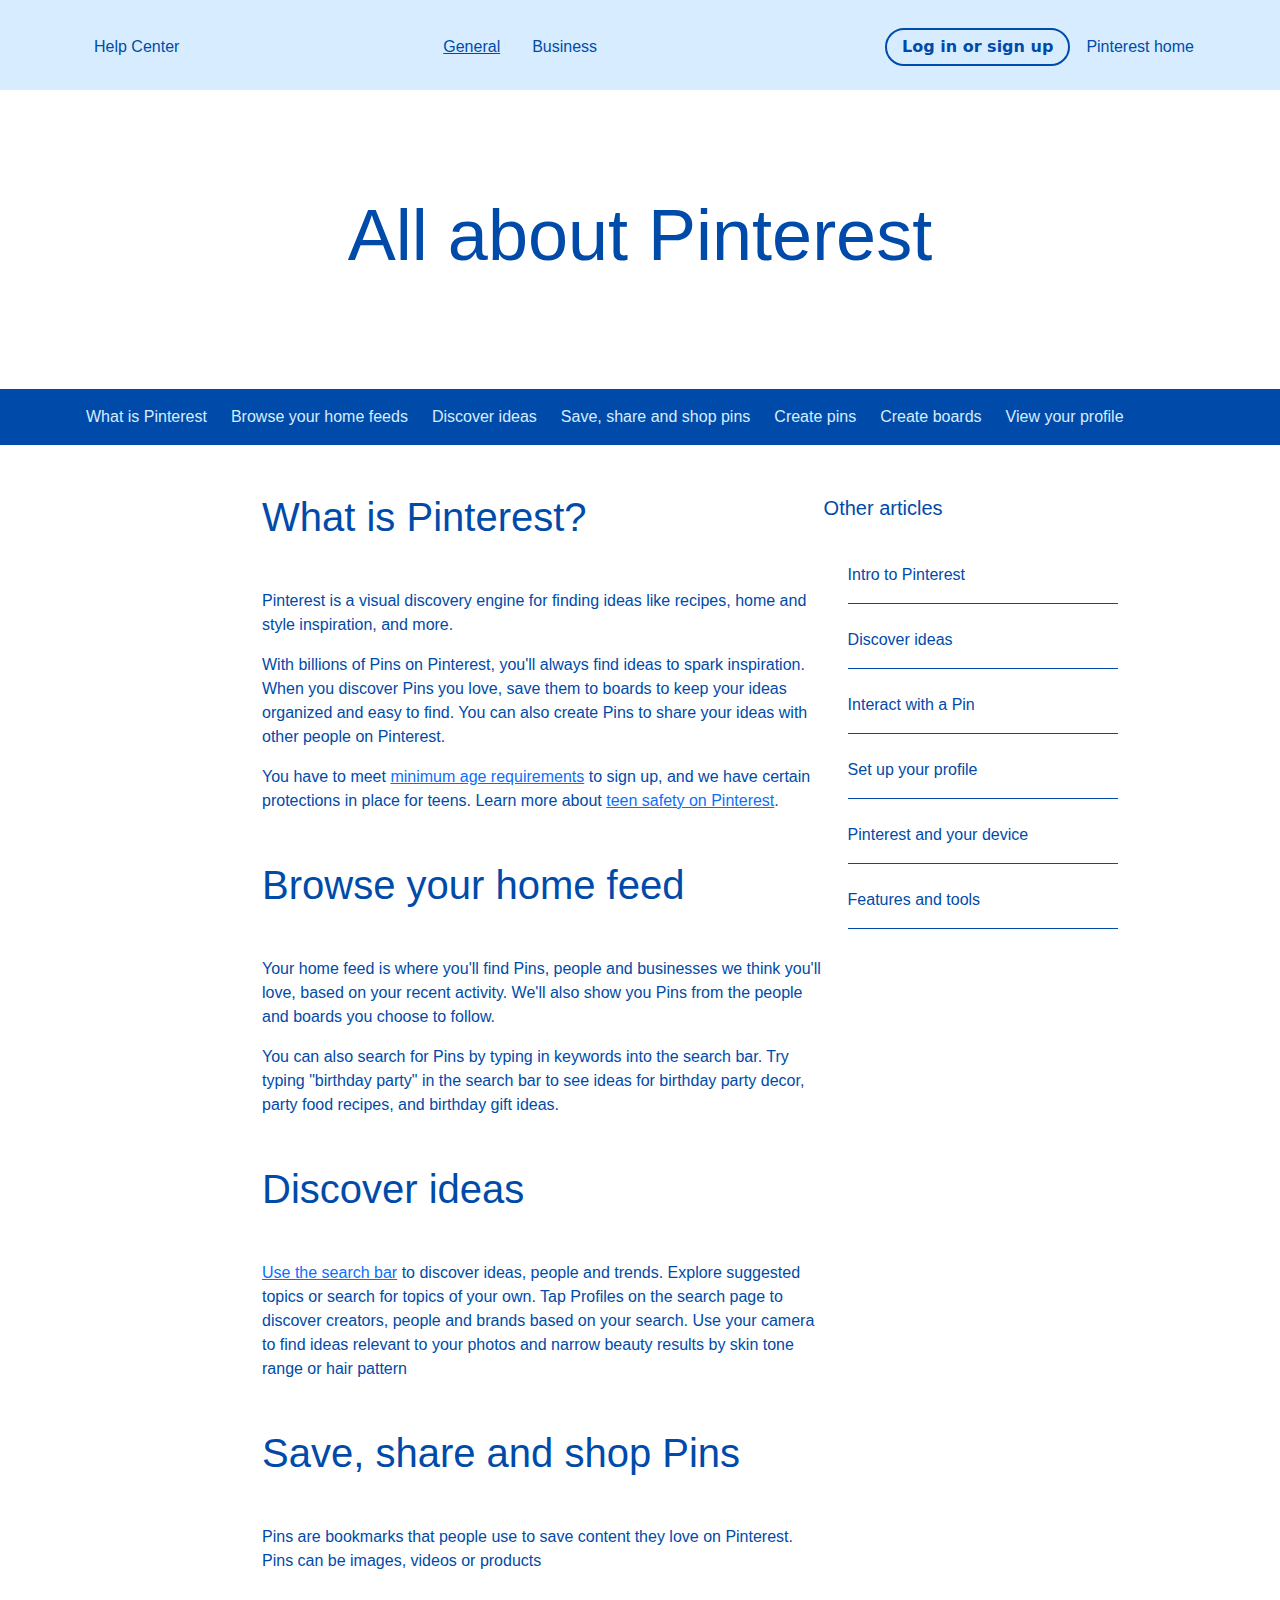
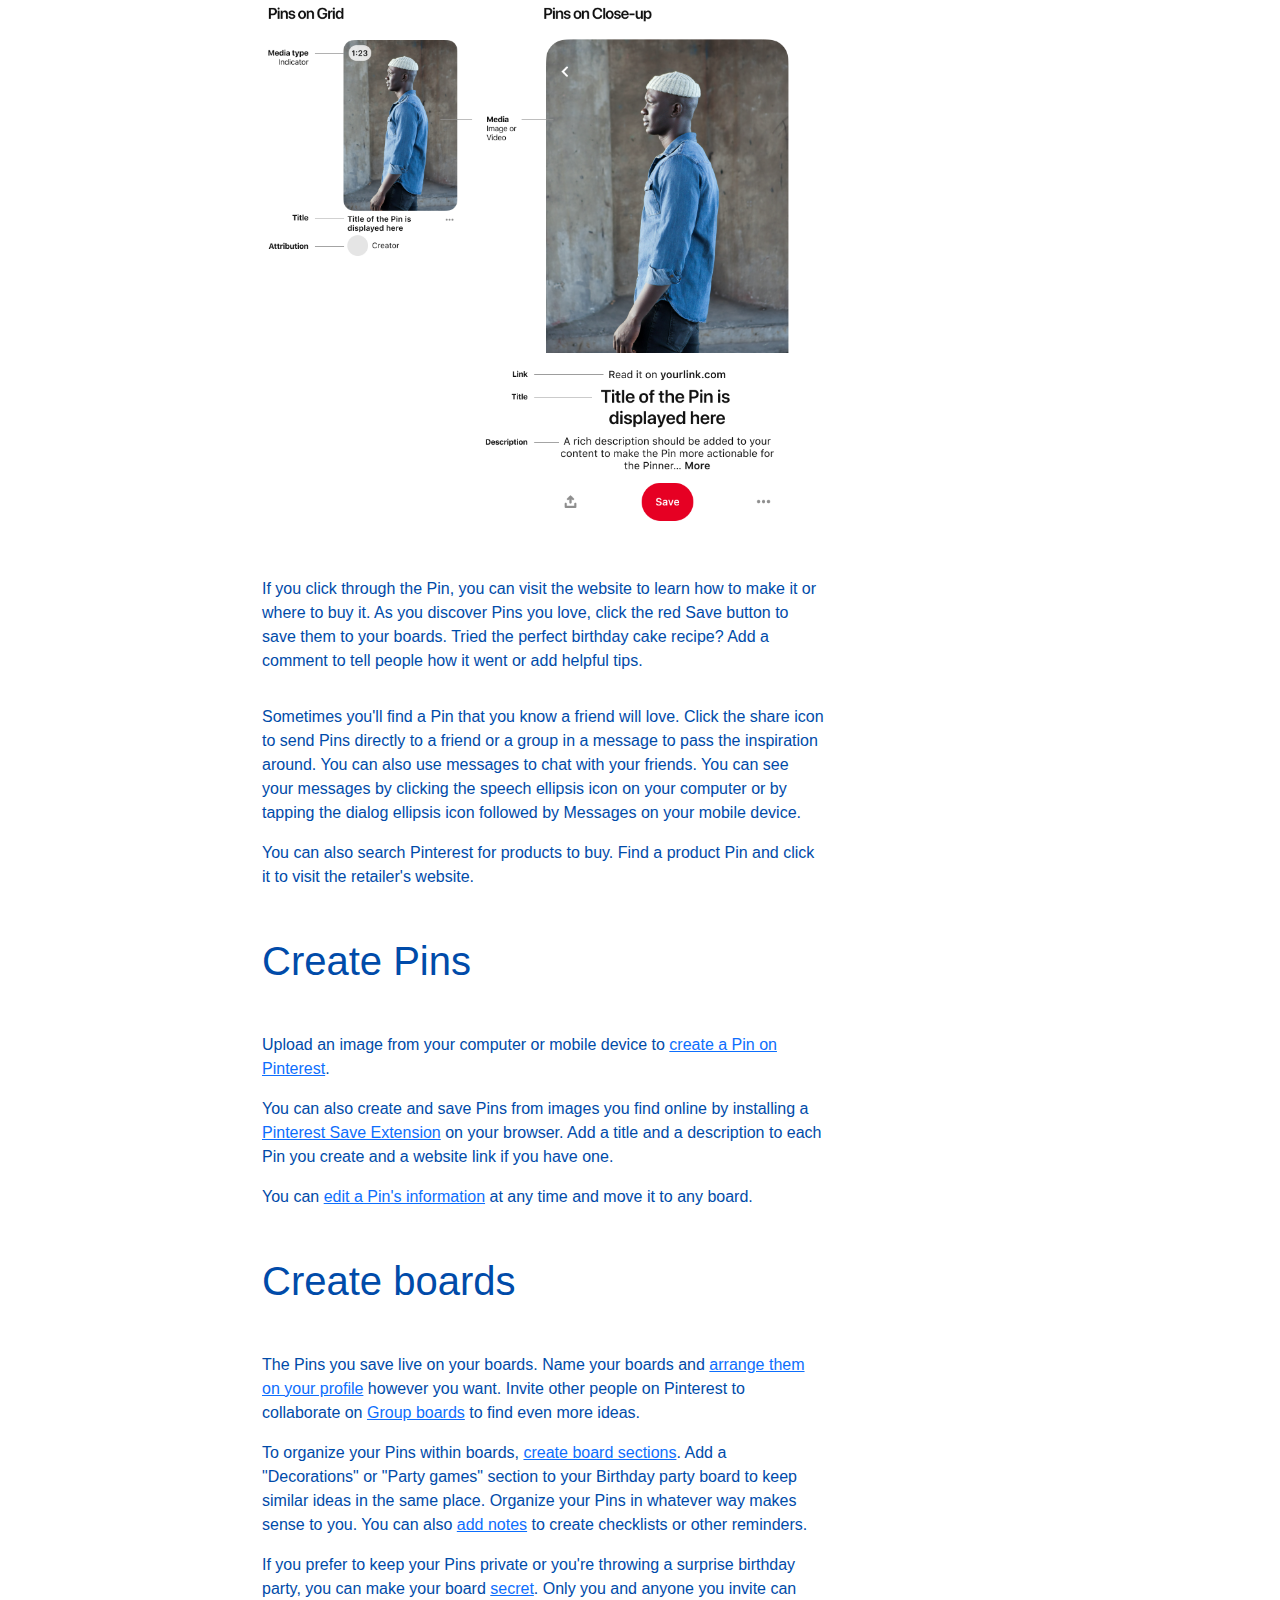
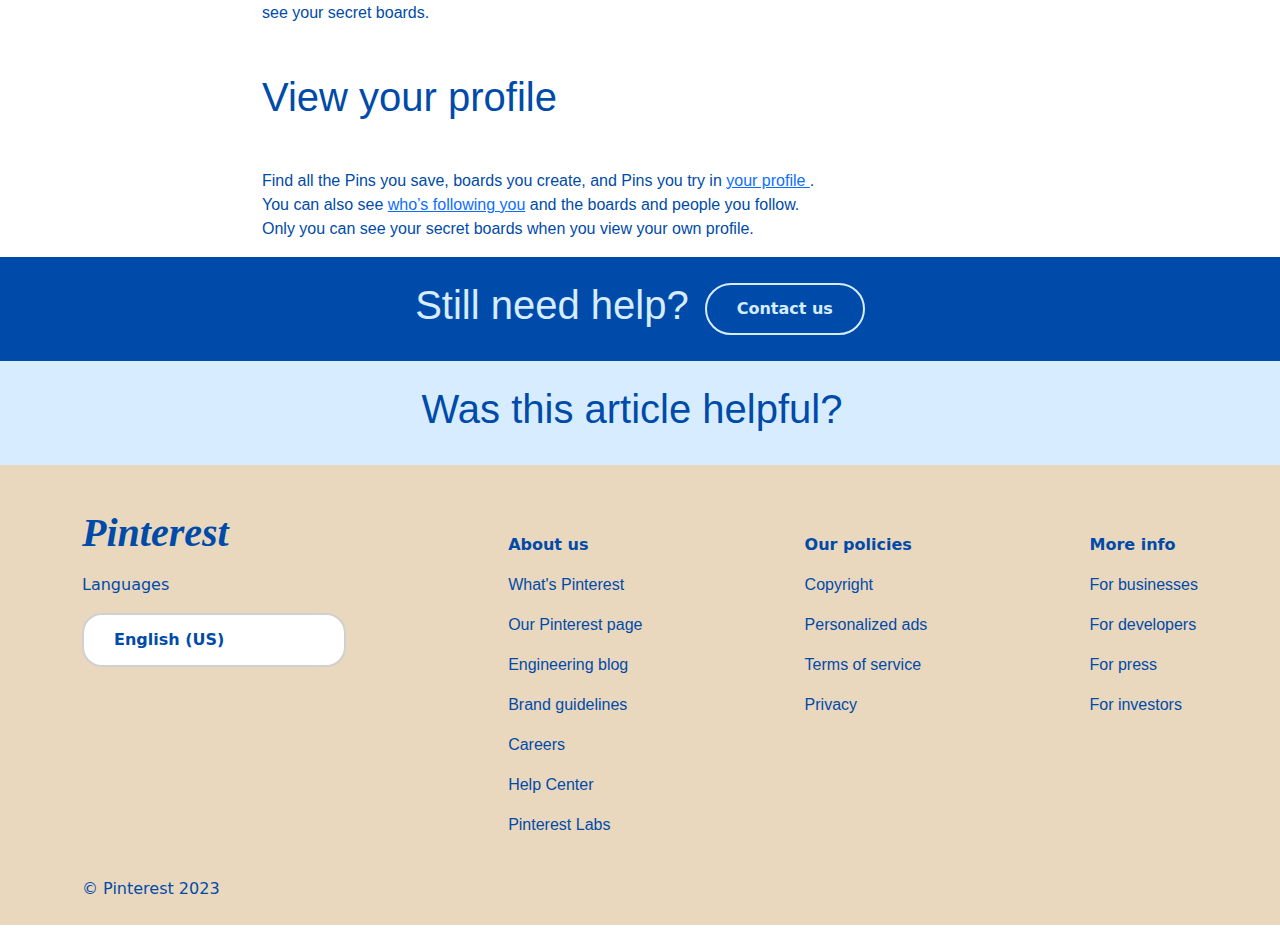
<file: PINTEREST/about.html>
<!DOCTYPE html>
<html lang="en">
<head>
    <meta charset="UTF-8">
    <meta http-equiv="X-UA-Compatible" content="IE=edge">
    <meta name="viewport" content="width=device-width, initial-scale=1.0">
    <title>AboutPinterest</title>
    <link rel="stylesheet" href="./bootstrap.min.css">
    <link rel="stylesheet" href="https://cdn.jsdelivr.net/npm/bootstrap-icons@1.10.2/font/bootstrap-icons.css" integrity="sha384-b6lVK+yci+bfDmaY1u0zE8YYJt0TZxLEAFyYSLHId4xoVvsrQu3INevFKo+Xir8e" crossorigin="anonymous">
    <link rel="stylesheet" href="./about.css">
    <link rel="stylesheet" href="./aboutmediaquery.css">
</head>
<body>
    <nav class="navbar">
    <div class="container mx-auto nav justify-content-between align-items-center p-3">
      <div class="d-flex align-items-center gap-2">
        <a href="#"><i class="bi bi-pinterest fs-4"></i></a>
        <a class="text-decoration-none" href="">Help Center</a>
      </div>
      <div class="d-flex gap-3">
            <a href="">
                <li class="homedrop">General
                    <div class="dropdown">
                        <a href="#">Get started</a>
                        <a href="">Manage account</a>
                        <a href="">Find and save</a>
                        <a href="">Create and edit</a>
                        <a href="">Connect, collaborate and share</a>
                        <a href="">Privacy,safety and legal</a>
                    </div>
                </li>
            </a>
            <a class="text-decoration-none" href="">
                <li class="homedrop">Business
                    <div class="dropdown">
                        <a href="#">Get started</a>
                        <a href="">Create content</a>
                        <a href="">Create a shop</a>
                        <a href="">Advertise</a>
                        <a href="">Track</a>
                        <a href="">Report</a>
                    </div>
                </li>
            </a>
      </div>
      <div class="d-flex align-items-center gap-3">
            <i style="color: #004ba9;" class="bi bi-search fs-4 me-4"></i>
                <button class="bttn">Log in or sign up</button>
                <a class="text-decoration-none pinteresthome" href="./index.html">Pinterest home</a>
            <i class="bi bi-list icon"></i>
      </div>
    </nav>
    <div class="mediaquerynav navbar align-items-center p-3">
        <div class="container mx-auto">
            <p>Intro to Pinterest</p>
            <i class="bi bi-plus fs-3"></i>

        </div>
    </div>

    <div class="text">
        <h1 class="d-flex justify-content-center align-items-center display-2">All about Pinterest</h1>
    </div>

    <header class="nav">
        <div class="container mx-auto d-flex align-items-center p-3 gap-4">
            <a href="">What is Pinterest</a>
            <a href="">Browse your home feeds</a>
            <a href="">Discover ideas</a>
            <a href="">Save, share and shop pins</a>
            <a href="">Create pins</a>
            <a href="">Create boards</a>
            <a href="">View your profile</a>
            <div class="linkdisplay">
                <p>What is Pinterest</p>
                <p>Browse your home feeds</p>
                <p>Discover ideas</p>
                <p>Save, share and shop pins</p>

            </div>
            <i class="bi bi-chevron-right  chevronR"></i>
            
           
        </div>
    </header>
    <div class="container  abt ">
        <div class="abtPin">
            <h3 class="my-5 H3 display-6">What is Pinterest?</h3>
            <p>Pinterest is a visual discovery engine for finding ideas like recipes, home and style inspiration, and more.</p>
            <p>With billions of Pins on Pinterest, you'll always find ideas to spark inspiration. When you discover Pins you love, save them to boards to keep your ideas organized and easy to find. You can also create Pins to share your ideas with other people on Pinterest.</p>
            <p>You have to meet <a href="">minimum age requirements</a> to sign up, and we have certain protections in place for teens. Learn more about <a href="">teen safety on Pinterest</a>.</p>
            <h3 class="my-5 H3 display-6">Browse your home feed</h3>
            <p>Your home feed is where you'll find Pins, people and businesses we think you'll love, based on your recent activity. We'll also show you Pins from the people and boards you choose to follow.</p>
            <p>You can also search for Pins by typing in keywords into the search bar. Try typing "birthday party" in the search bar to see ideas for birthday party decor, party food recipes, and birthday gift ideas.</p>
            <h3 class="my-5 H3 display-6">Discover ideas</h3>
            <p><a href="#">Use the search bar</a> to discover ideas, people and trends. Explore suggested topics or search for topics of your own. Tap Profiles on the search page to discover creators, people and brands based on your search. Use your camera to find ideas relevant to your photos and narrow beauty results by skin tone range or hair pattern</p>
            <h3 class="my-5 H3 display-6">Save, share and shop Pins</h3>
            <p>Pins are bookmarks that people use to save content they love on Pinterest. Pins can be images, videos or products</p>
            <img class="img-fluid" src="./pinterest images/US_UK Standard Pin Reps.png" alt="">
            <p class="pt-3">If you click through the Pin, you can visit the website to learn how to make it or where to buy it. As you discover Pins you love, click the red Save button to save them to your boards. Tried the perfect birthday cake recipe? Add a comment to tell people how it went or add helpful tips.</p>
            <p class="pt-3">Sometimes you'll find a Pin that you know a friend will love. Click the share icon to send Pins directly to a friend or a group in a message to pass the inspiration around. You can also use messages to chat with your friends. You can see your messages by clicking the speech ellipsis icon on your computer or by tapping  the dialog ellipsis icon followed by Messages on your mobile device.</p>
            <p>You can also search Pinterest for products to buy. Find a product Pin and click it to visit the retailer's website.</p>
            <h3 class="my-5 H3 display-6">Create Pins</h3>
            <p>Upload an image from your computer or mobile device to <a href="">create a Pin on Pinterest</a>.</p>
            <p>You can also create and save Pins from images you find online by installing a <a href="#">Pinterest Save Extension</a> on your browser. Add a title and a description to each Pin you create and a website link if you have one.</p>
            <p>You can <a href="#">edit a Pin's information</a> at any time and move it to any board.</p>
            <h3 class="my-5 H3 display-6">Create boards</h3>
            <p>The Pins you save live on your boards. Name your boards and <a href="#">arrange them on your profile</a> however you want. Invite other people on Pinterest to collaborate on <a href="#">Group boards</a> to find even more ideas.</p>
            <p>To organize your Pins within boards, <a href="#">create board sections</a>. Add a "Decorations" or "Party games" section to your Birthday party board to keep similar ideas in the same place. Organize your Pins in whatever way makes sense to you. You can also <a href="#">add notes</a> to create checklists or other reminders.</p>
            <p>If you prefer to keep your Pins private or you're throwing a surprise birthday party, you can make your board <a href="#">secret</a>. Only you and anyone you invite can see your secret boards.</p>
            <h3 class="my-5 H3 display-6">View your profile</h3>
            <p>Find all the Pins you save, boards you create, and Pins you try in <a href="#">your profile </a>. You can also see <a href="#">who’s following you</a> and the boards and people you follow. Only you can see your secret boards when you view your own profile.</p>
    </div>
    <div class="side2">
        <p class="mt-5 fs-5">Other articles</p>
        <div class="ps-4">
            <div class="d-flex justify-content-between">
                <p class="pt-4">Intro to Pinterest</p>
                <i class="bi bi-plus fs-3"></i>
            </div>
            <div class="d-flex justify-content-between">
                <p class="pt-4">Discover ideas</p>
                <i class="bi bi-plus fs-3"></i>
            </div>
            <div class="d-flex justify-content-between">
                <p class="pt-4">Interact with a Pin</p>
                <i class="bi bi-plus fs-3"></i>
            </div>
            <div class="d-flex justify-content-between">
                <p class="pt-4">Set up your profile</p>
                <i class="bi bi-plus fs-3"></i>
            </div>
            <div class="d-flex justify-content-between">
                <p class="pt-4">Pinterest and your device</p>
                <i class="bi bi-plus fs-3"></i>
            </div>
            <div class="d-flex justify-content-between">
                <p class="pt-4">Features and tools</p>
                <i class="bi bi-plus fs-3"></i>
            </div>
        </div>
    </div>
    </div>
    <div class="blue d-flex justify-content-center align-items-center gap-3 p-4">
        <h3 class="H3 display-6">Still need help?</h3>
        <button>Contact us</button>
    </div>
    <div class="bluelight d-flex justify-content-center align-items-center gap-3 p-4">
        <h3 class="H3 display-6">Was this article helpful?<h3>
        <i class="bi bi-emoji-smile"></i>
        <i class="bi bi-emoji-frown"></i>
    </div>
    <footer class="">
        <div class="container mx-auto">
            <div class="footerwrap d-flex justify-content-between">
                <div>
                    <p class="footerlogo H3 display-6">Pinterest</p>
                    <p>Languages</p>
                    <div class="input">
                        <input type="text" placeholder="English (US)">
                        <i class="bi bi-chevron-down"></i>
                    </div>
                    
                </div>
                
                    <div class="pt-4 listnone">
                        <p class="fw-bold">About us</p>
                        <p><a href="">What's Pinterest</a></p>
                        <p><a href="">Our Pinterest page</a></p>
                        <p><a href="">Engineering blog</a></p>
                        <p><a href="">Brand guidelines</a></p>
                        <p><a href="">Careers</a></p>
                        <p><a href="">Help Center</a></p>
                        <p><a href="">Pinterest Labs</a></p>
                    </div>
                    <div class="pt-4 listnone">
                        <p class="fw-bold">Our policies</p>
                        <p><a href="">Copyright</a></p>
                        <p><a href="">Personalized ads</a></p>
                        <p><a href="">Terms of service</a></p>
                        <p><a href="">Privacy</a></p>
                    </div>
                    <div class="pt-4 listnone">
                        <p class="fw-bold">More info</p>
                        <p><a href="">For businesses</a></p>
                        <p><a href="">For developers</a></p>
                        <p><a href="">For press</a></p>
                        <p><a href="">For investors</a></p>
                        
                    </div>
            </div>
            <div class="container" id="footernone">
                <div class="footernone d-flex justify-content-between">
                    <div class="pt-4">
                        <p class="fw-bold">About us</p>
                        <p><a href="">What's Pinterest</a></p>
                        <p><a href="">Our Pinterest page</a></p>
                        <p><a href="">Engineering blog</a></p>
                        <p><a href="">Brand guidelines</a></p>
                        <p><a href="">Careers</a></p>
                        <p><a href="">Help Center</a></p>
                        <p><a href="">Pinterest Labs</a></p>
                    </div>
                    <div class="pt-4">
                        <p class="fw-bold">Our policies</p>
                        <p><a href="">Copyright</a></p>
                        <p><a href="">Personalized ads</a></p>
                        <p><a href="">Terms of service</a></p>
                        <p><a href="">Privacy</a></p>
                    </div>
                    <div class="pt-4">
                        <p class="fw-bold">More info</p>
                        <p><a href="">For businesses</a></p>
                        <p><a href="">For developers</a></p>
                        <p><a href="">For press</a></p>
                        <p><a href="">For investors</a></p>
                        
                    </div>
                </div>
            </div>
            <p class="py-4">© Pinterest 2023</p>
        </div>
        
    </footer>


    
<script src="./bootstrap.bundle.js"></script>
</body>
</html>
</file>
<file: PINTEREST/about.css>
*{
    margin: 0;
    padding: 0;
    box-sizing: border-box;
}
nav{
    background-color: #d7edff;
    height: 90px;
}
.navbar{
    position: fixed;
    left: 0;
    right: 0;
}
.nav{
    position: sticky;
    right: 0;
    left: 0;
    top: 90px;
}
nav a{
    color: #004ba9;
    font-family: sans-serif;
    font-weight: 400;
}
.homedrop{
    position: relative;
}
.dropdown{
    background-color: #d7edff;
    position: absolute;
    left: 0;
    top: 40px;
    display: none;
}
.dropdown a{
    text-decoration: none;
    margin: 5px 0;
    color: #004ba9;
}
.homedrop:hover .dropdown{
    display: block;   
}
nav .bttn, .blue button{
    color: #004ba9;
    background-color: transparent;
    font-weight: bold;
    padding: 5px 15px;
    border: 2px solid #004ba9;
    border-radius: 20px;
}
.mediaquerynav{
    background-color: #faf7f7;
    color: #004ba9;
    top: 90px;
    display: none;
    position: fixed;
    left: 0;
    right: 0;
    height: 60px;
}
.text{
    font-family: sans-serif;
    font-weight: 400;
    color: #004ba9;
    padding: 15% 0 8% 0;
}
header{
    background-color: #004ba9;    
}
header a, .H3, .abtPin p, .side2 p, footer a{
    text-decoration: none;
    color: #d6ecff;
    font-family: sans-serif;
    font-weight: 400;
}
.linkdisplay{
    display: none;   
}
.abtPin{
    width: 60%;
}
.icon{
    display: none;
}
.container .H3, .abtPin p, .side2 p, .side2 a, .bluelight h3, footer a, footer p{
    color: #004ba9; 
}
.abt{
    display: flex;
    padding-left: 15%;
    overflow-x: hidden;
}
.side2 .d-flex{
    border-bottom: 1px solid #004ba9;
    width: 150%;
}
.blue{
    background-color: #004ba9;
}
.blue button{
    border: 2px solid #d6ecff;
    color: #d6ecff;
    padding: 12px 30px;
    border-radius: 30px;
}
.bluelight{
    background-color: #d7edff;
}
footer{
    background-color: #e9d7be;
}
.footerlogo{
    font-family: Georgia, 'Times New Roman', Times, serif;
    font-style: oblique;
    font-weight: bold;
}
footer .container .d-flex {
   padding-top: 4%; 
} 
footer .container .input{
    display: flex;
    justify-content: space-between;
    align-items: center;
    padding: 13px 30px;
    background-color:white ;
    border-radius: 20px;
    border: 2px solid #d0d0d0;
}
footer .container input{
    border: 0;
    background-color: transparent;
}
.input ::placeholder{
    color: #004ba9;
    font-weight: bold;
}
#footernone{
    display: none;
}
</file>
<file: PINTEREST/aboutmediaquery.css>
@media (max-width:771px) {
    nav .bttn{
        display: none;
    }
    .pinteresthome{
        display: none;
    }
    .icon{
        display: block;
        font-size: 20px;
        color: #004ba9;
    }    
}
@media (max-width:613px) {
    .mediaquerynav{
        display: block;
    }
    .text{
        padding: 40% 0 15% 0;
    }
    .nav{
        top: 150px;
        flex-wrap: wrap;
    }
}
@media (max-width:991px) {
    header{
        height: 60px;  
    }
    header a{
        width: 100%;
        display: none;
    }
    .linkdisplay{
        display: inline-flex;
        justify-content: space-between;
    }
    .linkdisplay p{
        color: #d6ecff;
        width: 100%;
    }
}
@media (max-width:677px) {
    .side2{
        display: none;
    }
    .abtPin{
        width: 100%;
    }
    .chevronR{
        display: none;
    }
    .abt{
        display: block;
       justify-content: center;
        padding-left: 5%;
    }
}
@media (max-width:763px){
    .footerwrap{
        display: flex;
        flex-direction: column;
    }
    .listnone{
    display: none;
}
#footernone{
    display: block;
    flex-wrap: wrap;
}
}
@media (max-width:429px){
    header{
        overflow: hidden;
    }
}
@media (max-width:280px){
    footer{
       overflow-x: hidden;
    }
}
@media (max-width:398px){
    .blue button{
        padding: 5px 10px;
    }
}
</file>
